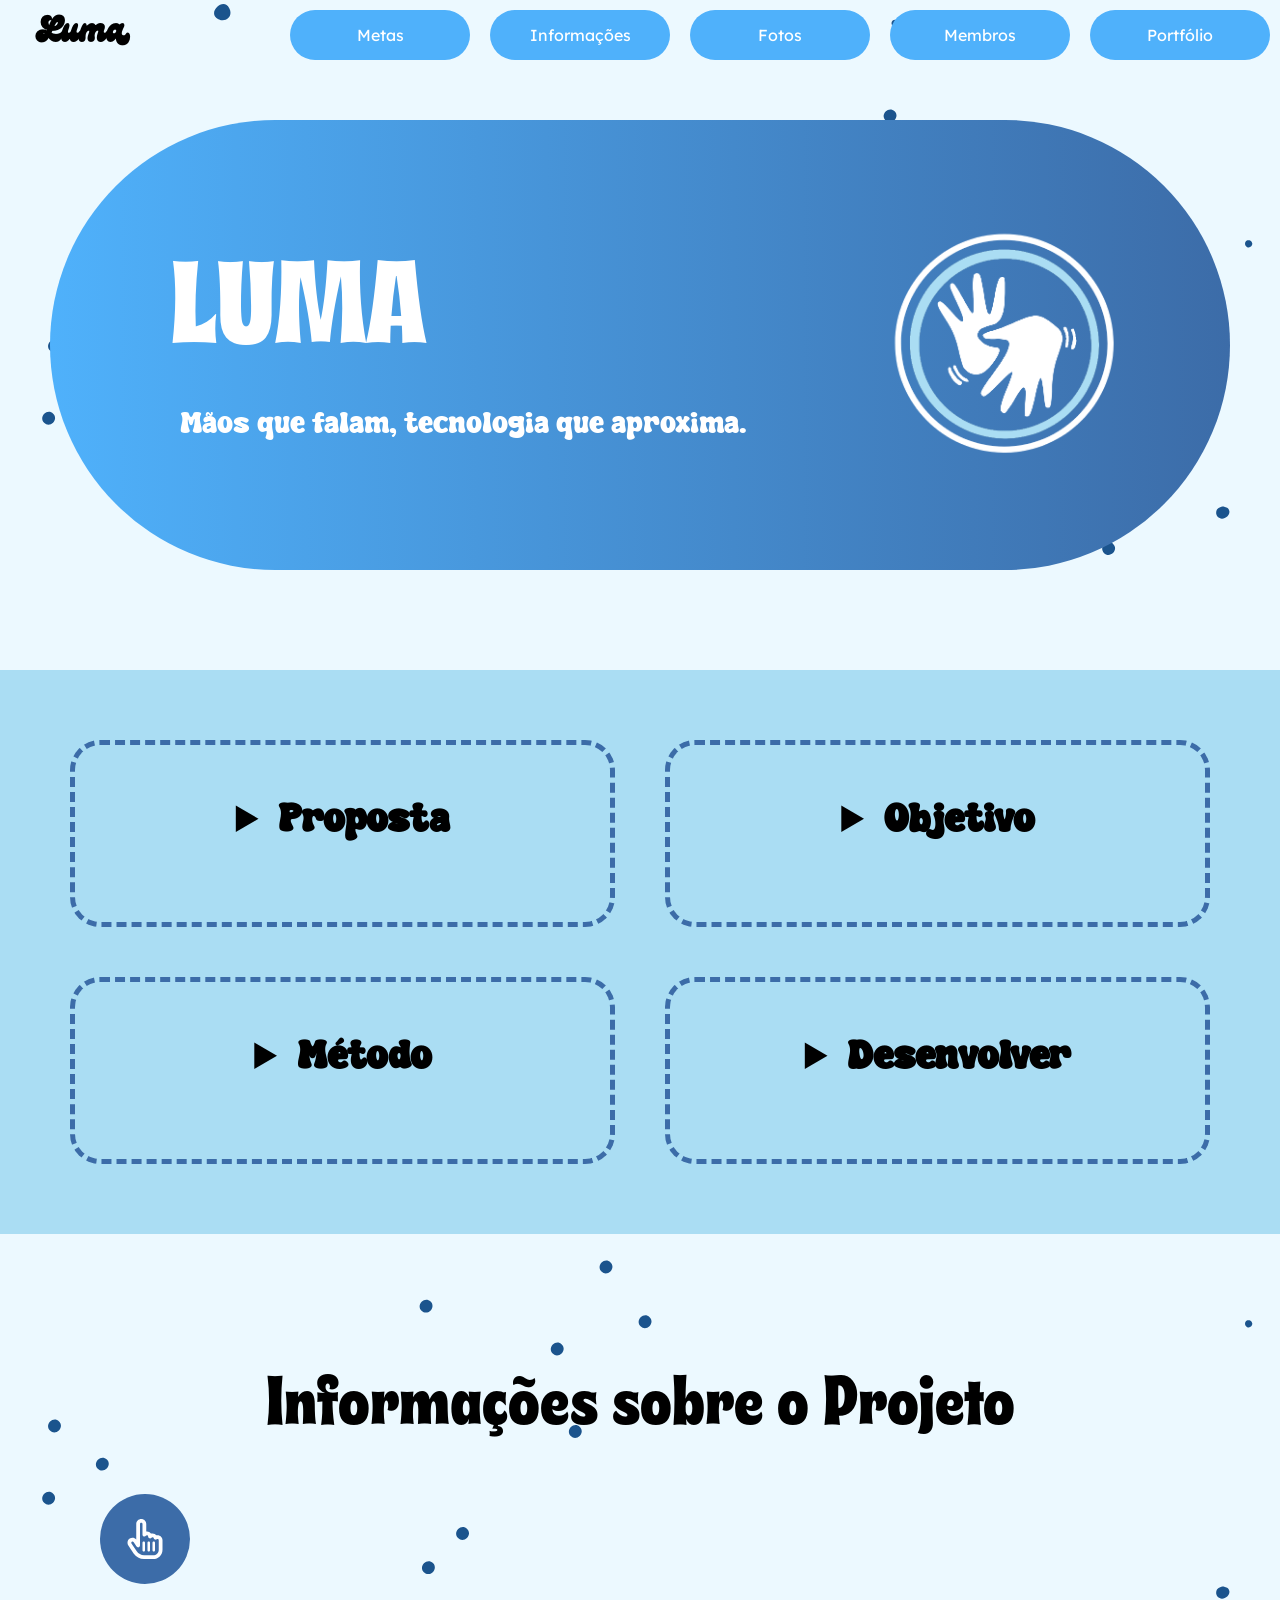
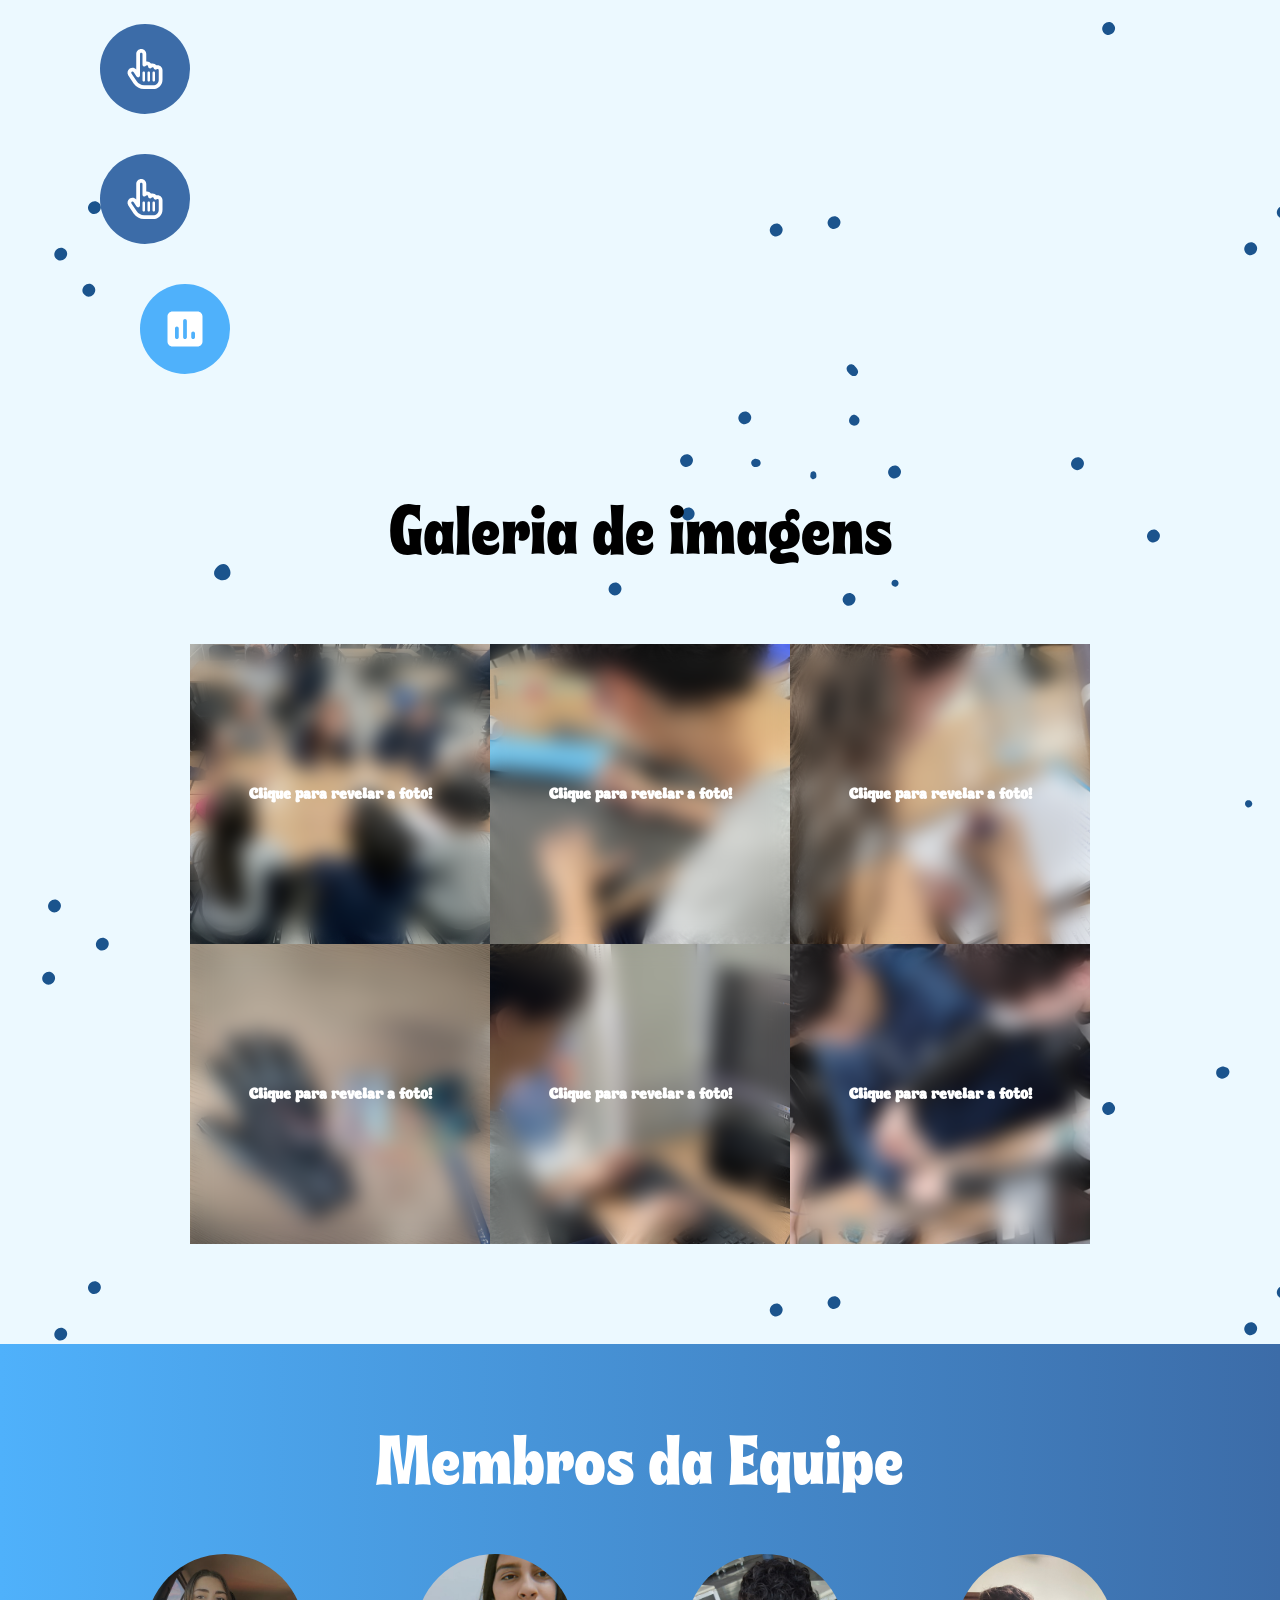
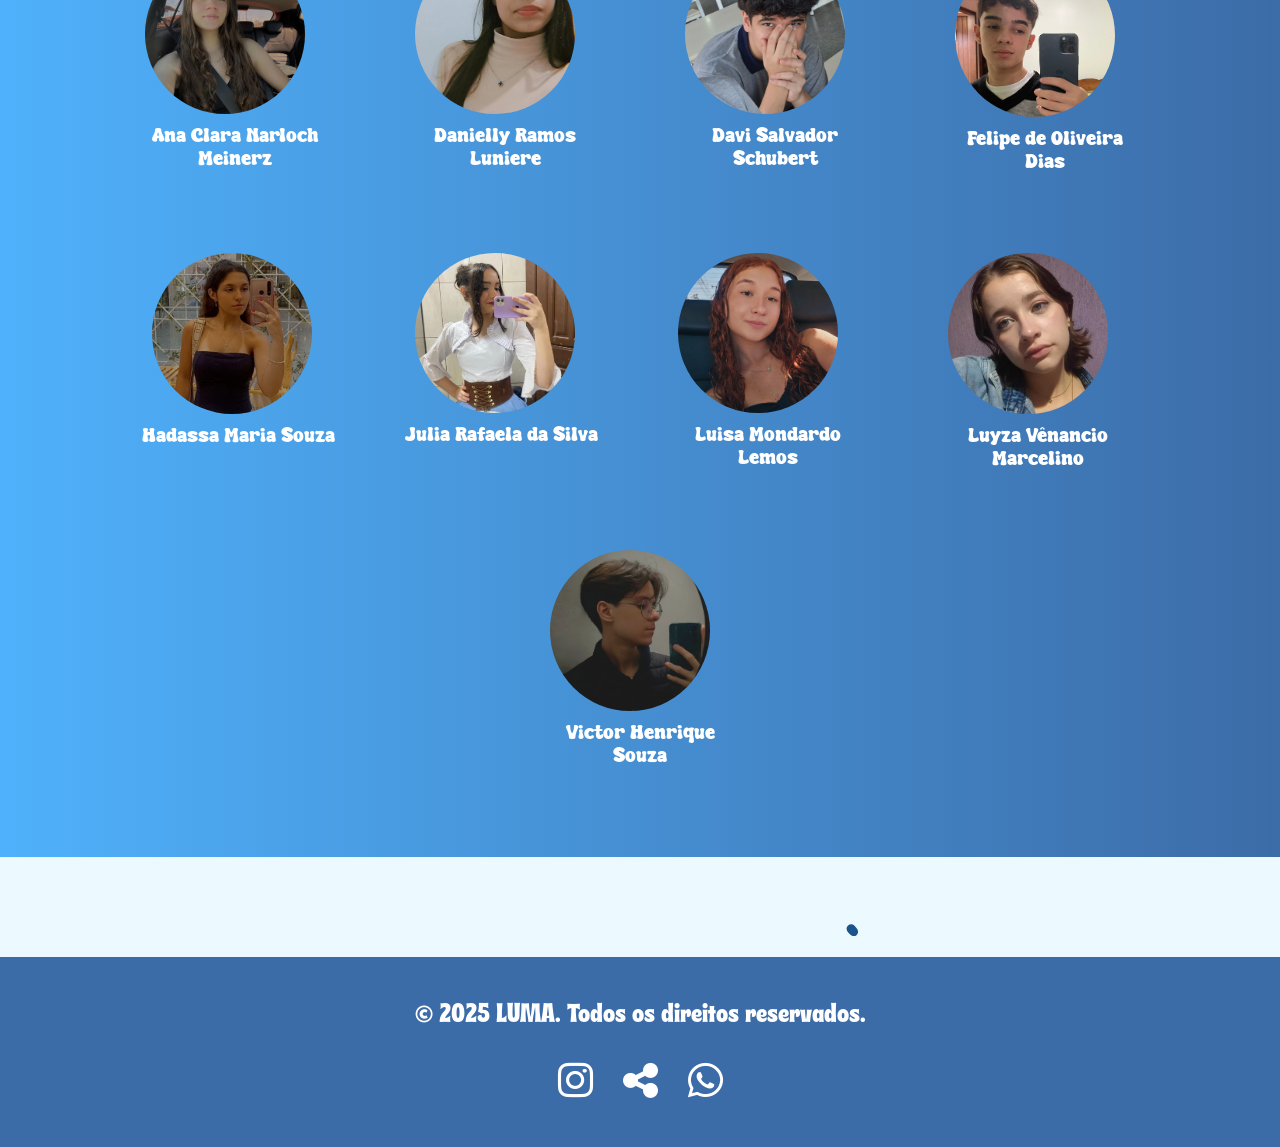
<file: index.html>
<!DOCTYPE html>
<html lang="pt-br">

<head>
    <meta charset="UTF-8">
    <meta name="viewport" content="width=device-width, initial-scale=1.0">
    <title>LUMA - Tradutor de Libras</title>
    <link rel="preconnect" href="https://fonts.googleapis.com">
    <link rel="preconnect" href="https://fonts.gstatic.com" crossorigin>
    <link href="https://fonts.googleapis.com/css2?family=Pixelify+Sans:wght@400..700&display=swap" rel="stylesheet">
    <link href="https://fonts.googleapis.com/css2?family=Asimovian&family=Bungee&family=Gravitas+One&family=Lexend:wght@100..900&
    family=Outfit:wght@100..900&family=Pixelify+Sans:wght@400..700&family=Roboto+Slab:wght@100..900&display=swap"
        rel="stylesheet">
    <link rel="stylesheet" href="https://cdnjs.cloudflare.com/ajax/libs/font-awesome/6.4.2/css/all.min.css">
    <link rel="icon" type="image/x-icon" href="images/logo.png">
    <link rel="stylesheet" href="style.css">
</head>

<body>
    <header>
        <label for="menu" class="icon">&#9776;</label>
        <input type="checkbox" id="menu">

        <p class="titulo">Luma</p>
        <div class="items">
            <a href="#meta" class="item">Metas</a>
            <a href="#info" class="item">Informações</a>
            <a href="#images" class="item">Fotos</a>
            <a href="#equipe" class="item">Membros</a>
            <a href="text/Portfólio LUMA.pdf" target="_blank" class="item">Portfólio</a>
        </div>
    </header>

    <section class="hero" id="hero">
        <div class="textbox">
            <div class="sla">
                <h1 class="sla2">LUMA</h1>
                <h3 class="sla3">Mãos que falam, tecnologia que aproxima.</h3>
            </div>
            <img src="images/logo2.png">
        </div>
    </section>

    <section class="meta" id="meta">
        <div class="metas">
            <details>
                <summary>Proposta</summary>
                <p>Criamos uma luva que traduz Libras em palavras para ajudar na comunicação entre surdos e ouvintes.
                    Com
                    tecnologia simples, queremos tornar a sociedade mais inclusiva, facilitando o diálogo na sociedade.
                    Mostramos que é possível criar soluções que fazem a diferença.
                </p>
            </details>

            <details>
                <summary>Objetivo</summary>
                <p>Com a LUMA, buscamos incentivar o aprendizado de Libras e aproximar diferentes formas de comunicação,
                    criando uma ponte entre pessoas surdas e ouvintes. Nosso objetivo é usar a tecnologia para tornar o
                    mundo mais acessível e inclusivo, unindo o conhecimento em eletrônica à vontade de desenvolver
                    soluções
                    que realmente transformem a vida das pessoas e promovam a compreensão mútua.
                </p>
            </details>

            <details>
                <summary>Método</summary>
                <p>A metodologia do projeto envolveu pesquisa sobre Libras e suas representações gestuais, seleção de
                    componentes eletrônicos, programação do sistema de reconhecimento de movimentos e testes iterativos
                    para ajustar a precisão e a usabilidade do dispositivo. Com isso, o LUMA demonstra como a tecnologia
                    pode aproximar pessoas, eliminar barreiras comunicativas e incentivar maior empatia e inclusão no
                    dia a dia.
                </p>
            </details>

            <details>
                <summary>Desenvolver</summary>
                <p>A LUMA foi criada utilizando uma placa Arduino, sensores flexíveis nos dedos e um módulo Bluetooth
                    que
                    envia os dados para um aplicativo.
                    Os sensores captam os movimentos e a curvatura das mãos, e o Arduino processa essas informações para
                    identificar cada gesto feito em Libras.
                    Depois, o módulo Bluetooth transmite os dados para o aplicativo, que faz a tradução automática para
                    texto ou áudio, tornando a comunicação acessível.
                </p>
            </details>
        </div>
    </section>

    <section class="info" id="info">
        <h1>Informações sobre o Projeto</h1>
        <div class="quadrados">
            <div class="quadrado">
                <div class="sla4">
                    <img src="images/cursor3.svg">
                    <h2>Libras</h2>
                </div>
                <p>A Língua Brasileira de Sinais (Libras) é reconhecida oficialmente no Brasil pela Lei nº 10.436/2002
                    e regulamentada pelo Decreto nº 5.626/2005 como o meio de comunicação e expressão da comunidade
                    surda. Segundo Quadros e Karnopp (2004), trata-se de uma língua natural, com gramática própria e
                    estrutura visual-espacial baseada em gestos, expressões faciais e uso do espaço. Diferente de
                    simples mímicas, a Libras possui todos os níveis linguísticos — fonologia, morfologia, sintaxe e
                    semântica — e é utilizada por mais de 10 milhões de brasileiros com algum grau de surdez, sendo
                    essencial para a inclusão e a cidadania.</p>
            </div>

            <div class="quadrado">
                <div class="sla4">
                    <img src="images/cursor3.svg">
                    <h2>Dados</h2>
                </div>
                <p>Ainda não existe um número exato e atualizado de quantas pessoas falam Libras no Brasil, mas
                    estimativas indicam que apenas cerca de 2,3 milhões de pessoas usam Libras como principal meio de
                    comunicação.
                    Segundo o IBGE, existem mais de 10,7 milhões de brasileiros com algum tipo de deficiência auditiva,
                    o que significa que a maioria das pessoas surdas não utiliza Libras.
                    Isso acontece porque muitos surdos não tiveram acesso à educação bilíngue e acabam se comunicando de
                    outras formas, como leitura labial ou fala oral.
                    Além disso, há apenas cerca de 20 mil intérpretes de Libras no país, um número ainda pequeno diante
                    da grande demanda.</p>
            </div>

            <div class="quadrado">
                <div class="sla4">
                    <img src="images/cursor3.svg">
                    <h2>Arduino</h2>
                </div>
                <p>O Arduino é uma plataforma de prototipagem eletrônica de código aberto composta por hardware e
                    software de fácil utilização. Segundo Banzi e Shiloh (2015), a plataforma foi projetada para
                    permitir que estudantes, professores e desenvolvedores criem projetos interativos por meio da
                    combinação de sensores, atuadores e um microcontrolador programável. Sua popularidade decorre da
                    versatilidade, do baixo custo e da ampla comunidade de suporte, o que o torna ideal para projetos
                    educacionais e assistivos.</p>
            </div>
        </div>

        <div class="grafico">
            <div class="sla4">
                <img src="images/grafico.svg">
                <h2>Gráfico</h2>
            </div>
            <div class="graficoimagem">
                <img src="images/ibge-libras-surdez.png">
            </div>
        </div>
    </section>

    <div class="conjunto" id="images">
        <h1>Galeria de imagens</h1>
        <div class="containerimagens">
            <div class="imagem" style="background-image: url('images/fotogrupo.png'); background-position: 70% 30%;">
                <p>Clique para revelar a foto!</p>
            </div>

            <div class="imagem" style="background-image: url('images/fotocartaz.png');">
                <p>Clique para revelar a foto!</p>
            </div>

            <div class="imagem" style="background-image: url('images/fotoroteiro.png'); background-position: 70% 30%;">
                <p>Clique para revelar a foto!</p>
            </div>

            <div class="imagem" style="background-image: url('images/fotoluva2.png');">
                <p>Clique para revelar a foto!</p>
            </div>

            <div class="imagem" style="background-image: url('images/fotosite.png'); background-position: 30% 70%;">
                <p>Clique para revelar a foto!</p>
            </div>

            <div class="imagem" style="background-image: url('images/fototrabalho.png'); background-position: 30% 70%;">
                <p>Clique para revelar a foto!</p>
            </div>
        </div>
    </div>

    <div class="equipe" id="equipe">
        <h1>Membros da Equipe</h1>
        <div class="members">
            <div class="member">
                <img src="fotosmembros/ana.png" class="foto">
                <p>Ana Clara Narloch Meinerz</p>
            </div>

            <div class="member">
                <img src="fotosmembros/dani.png" class="foto">
                <p>Danielly Ramos Luniere</p>
            </div>

            <div class="member">
                <img src="fotosmembros/davi.png" class="foto">
                <p>Davi Salvador Schubert</p>
            </div>

            <div class="member">
                <img src="fotosmembros/felipe.png" class="foto">
                <p>Felipe de Oliveira Dias</p>
            </div>

            <div class="member">
                <img src="fotosmembros/hadassa.png" class="foto">
                <p>Hadassa Maria Souza</p>
            </div>

            <div class="member">
                <img src="fotosmembros/julia.png" class="foto">
                <p>Julia Rafaela da Silva</p>
            </div>

            <div class="member">
                <img src="fotosmembros/luisa.png" class="foto">
                <p>Luisa Mondardo Lemos</p>
            </div>

            <div class="member">
                <img src="fotosmembros/luyza.png" class="foto">
                <p>Luyza Vênancio Marcelino</p>
            </div>

            <div class="member">
                <img src="fotosmembros/victor.png" class="foto">
                <p>Victor Henrique Souza</p>
            </div>
        </div>
    </div>

    <footer>
        <div class="containerfooter">
            <p><span>&copy;</span> 2025 LUMA. Todos os direitos reservados.</p>
            <div class="redesfooter">
                <a href="https://www.instagram.com/proj_luma/" target="_blank" aria-label="Instagram"><i
                        class="fab fa-instagram"></i></a>
                <a href="https://linktr.ee/BrownieCru_" target="_blank" aria-label="Links"><i
                        class="fa-solid fa-share-nodes"></i></a>
                <a href="https://wa.me/" target="_blank" aria-label="WhatsApp"><i class="fab fa-whatsapp"></i></a>
            </div>
        </div>
    </footer>

    <script src="script.js"></script>
</body>

</html>
</file>
<file: style.css>
* {
    margin: 0;
    padding: 0;
    font-family: 'Lexend';
    /* cor 1: #aaddf3 */
    /* cor 2: #ecf9ff */
    /* cor 3: #4fb1fb */
    /* cor 4: #1b548d */
    scroll-behavior: smooth;
}

@font-face {
    font-family: "Musubi-Black";
    src: url("fonts/musubi-black.otf") format("opentype");
    font-weight: normal;
    font-style: normal;
}

@font-face {
    font-family: "Genty";
    src: url("fonts/genty.otf") format("opentype");
    font-weight: normal;
    font-style: normal;
}

@font-face {
    font-family: "Aileron";
    src: url("fonts/aileron.otf") format("opentype");
    font-weight: normal;
    font-style: normal;
}

@font-face {
    font-family: "Junigarden Swash";
    src: url("fonts/junigarden_swash.otf") format("opentype");
    font-weight: normal;
    font-style: normal;
}

@font-face {
    font-family: "Biscuit Glitch";
    src: url("fonts/biscuit-glitch.ttf") format("opentype");
    font-weight: normal;
    font-style: normal;
}

@font-face {
    font-family: "Super Dream";
    src: url("fonts/super-trend.ttf") format("opentype");
    font-weight: normal;
    font-style: normal;
}

@font-face {
    font-family: "Super Dream";
    src: url("fonts/super-dream.ttf") format("opentype");
    font-weight: normal;
    font-style: normal;
}

body {
    background-color: #ecf9ff;
    background-image: url(images/fundo.png);
}

header {
    width: 100%;
    height: 70px;
    background-color: transparent;
    display: flex;
    justify-content: space-between;
    z-index: 50;
}

.titulo {
    padding: 0px 40px;
    margin: 0;
    display: flex;
    align-self: center;
    color: #000000;
    font-size: 35px;
    font-weight: bold;
    font-family: 'Genty';
}

.items {
    display: flex;
    align-items: center;
    gap: 20px;
    margin: 10px;
}

.item {
    min-width: 150px;
    color: #ffffff;
    background-color: #4fb1fb;
    cursor: pointer;
    padding: 15px;
    border-radius: 50px;
    text-align: center;
    margin: 0;
    text-decoration: none;
    transition: 0.5s ease;
    text-wrap: nowrap;
}

.item:hover {
    color: #fff;
    background-color: #3c6ca8;
    box-shadow: 0 0 10px #3c6ca8;
}

.icon {
    display: none;
    font-size: 30px;
}

input[type="checkbox"] {
    display: none;
}


@media (max-width: 1160px) {
    header {
        flex-direction: column;
        align-items: center;
        position: relative;
        /* necessário para posicionar o menu internamente */
        z-index: 10;
        margin: 0;
        background-color: #3c6ca8;
    }

    .items {
        position: absolute;
        top: 100%;
        left: 0;
        width: 100%;
        flex-direction: column;
        max-height: 0;
        overflow: hidden;
        transition: max-height 0.5s ease-in-out;
        z-index: 20;
        gap: 0;
        margin: 0;
        /* garante que fique acima da imagem */
    }

    #menu:checked~.items {
        max-height: 500px;
    }

    .item {
        width: 100%;
        padding: 23px;
        margin: 0;
        border-radius: 0;
        background-color: #d0f1ff;
        color: #000000;
        border-top: 1px solid #3c6ca8;
        text-align: center;
    }

    .item:hover {
        color: #fff;
        background-color: #4fb1fb;
    }

    .icon {
        display: block;
        position: absolute;
        top: 5px;
        right: 20px;
        font-size: 40px;
        color: #ffffff;
        cursor: pointer;
        z-index: 30;
        font-weight: bold;
    }

    .titulo {
        padding: 8px;
        display: flex;
        font-size: 35px;
        translate: 0px 5px;
        color: #fff;
    }
}

.hero {
    margin: 50px;
    border-radius: 400px;
    color: #fff;
    background: linear-gradient(to right, #4fb1fb, #3c6ca8);
    padding: 100px;
    margin-bottom: 100px;
    flex-wrap: wrap;
}

.textbox img {
    width: 500px;
}

.textbox {
    margin: 50px;
    display: flex;
    justify-content: space-between;
    align-items: center;
}

.textbox h1 {
    font-size: 100px;
    margin-bottom: 30px;
    margin: 20px;
    font-family: 'Musubi-Black';

}

.textbox h3 {
    font-weight: normal;
    font-size: 30px;
    margin: 30px;
    font-family: 'Super Dream';
}

.meta {
    background-color: #aaddf3;
    display: flex;
    margin-bottom: 30px;
    flex-wrap: wrap;
    text-align: center;
    padding: 70px;
    justify-content: space-between;
}

.metas {
    display: flex;
    flex-wrap: wrap;
    justify-content: center;
    gap: 50px;
    width: auto;
}

.metas details {
    flex: 2 2 40%;
    box-sizing: border-box;
}

details {
    border: 5px dashed #3c6ca8;
    border-radius: 30px;
    padding: 50px;
    width: 100%;
}

summary {
    font-size: 60px;
    margin-bottom: 30px;
    font-weight: bold;
    font-family: 'Super Dream';
}

details p {
    font-size: 23px;
}

.info {
    background-color: transparent;
    padding: 100px;
    padding-bottom: 10px;
    font-size: 23px;
    overflow: hidden;
    min-height: fit-content;
    flex-wrap: wrap;
}

.info h1 {
    font-size: 60px;
    color: #000000;
    margin-bottom: 50px;
    text-align: center;
    font-family: 'Musubi-Black';
}

.quadrados {
    display: flex;
    justify-content: center;
    flex-direction: row;
    gap: 40px;
}

.quadrado {
    background-color: #3c6ca8;
    padding: 20px;
    width: 50px;
    height: 50px;
    border-radius: 50px;
    color: #ffffff;
    transition: all 0.7s ease-in-out;
    position: relative;
    overflow: hidden;
}

.quadrado img, .grafico img {
    width: 50px;
    height: 50px;
    color: #fff;
}

.quadrado p {
    overflow: hidden;
    max-height: 0;
    transition: all 1s ease;
    translate: 0px 15px;
}

.grafico {
    margin: 40px;
    background-color: #4fb1fb;
    padding: 20px;
    display: flex;
    justify-self: center;
    flex-direction: column;
    width: 50px;
    height: 50px;
    border-radius: 50px;
    color: #ffffff;
    transition: all 0.7s ease-in-out;
    position: relative;
    overflow: hidden;
}

.graficoimagem img {
    margin-top: 20px;
    align-self: center;
    display: flex;
    justify-self: center;
    width: 100%;
    height: auto;
    max-width: 450px;
    border-radius: 20px;
}

.sla4 {
    display: flex;
    justify-content: space-between;
}

.sla4 h2 {
    font-family: 'Super Dream';
    font-size: 0;
    overflow: hidden;
    align-self: center;
}

.conjunto {
    margin: 0px 150px 100px 150px;
}

.conjunto h1 {
    font-size: 60px;
    margin: 70px;
    font-family: 'Musubi-Black';
}

.containerimagens {
    display: flex;
    flex-wrap: wrap;
    justify-content: center;
    margin: 10px;
    overflow: hidden;
}

.imagem {
    width: 400px;
    height: 400px;
    background-clip: cover;
    font-weight: bold;
    font-size: 20px;
    color: #fff;
    background-size: cover;
    background-position: center;
    background-repeat: no-repeat;
    min-width: fit-content;
}

.imagem p {
    transition: all 0.5s ease;
    backdrop-filter: blur(10px);
    width: 400px;
    height: 400px;
    display: flex;
    justify-content: center;
    align-items: center;
    font-family: 'Super Dream';
}

.imagem p:hover {
    font-size: 22px;
}

.equipe {
    background: linear-gradient(to right, #4fb1fb, #3c6ca8);
    padding: 50px;
    justify-self: center;
    color: #ffffff;
    margin-bottom: 100px;
}

.equipe h1 {
    font-size: 60px;
    margin: 50px;
    margin-left: 140px;
    margin-bottom: 80px;
    font-family: 'Musubi-Black';
}

.members {
    height: fit-content;
    display: flex;
    justify-content: center;
    flex-wrap: wrap;
    gap: 70px;
    margin: 40px;
}

.member {
    justify-items: center;
    font-size: 20px;
    transition: transform 0.5s;
}

.member:hover {
    transform: scale(1.05);
}

.member p {
    max-width: 200px;
    text-align: center;
    font-family: 'Super Dream';
}

.foto {
    display: flex;
    border-radius: 100%;
    width: 160px;
    margin: 10px;
    justify-self: center;
}

.member:hover>.foto {
    outline: 5px solid #aaddf3;
    /* outline-offset: 5px; afasta um pouco da imagem */
    box-shadow: 0 0px 50px #aaddf3;
}

footer {
    width: 100%;
    height: 190px;
    background-color: #3c6ca8;
    font-weight: bold;
    color: #fff;
    font-size: 18px;
    display: flex;
    align-items: center;
    justify-content: center;
    text-align: center;
}

footer p {
    font-size: 23px;
    margin-bottom: 25px;
    font-family: 'Musubi-Black';
}

.containerfooter {
    width: 100%;
    display: flex;
    flex-direction: column;
    align-items: center;
    justify-content: center;
}

.redesfooter {
    display: flex;
    gap: 30px;
    justify-content: center;
}

.redesfooter a {
    color: #fff;
    font-size: 40px;
    transition: color 0.2s, scale 0.2s;
}

.redesfooter a:hover {
    color: #aaddf3;
    scale: 115%;
}

@media (max-width: 1750px) {
    .info p {
        font-size: 19px;
    }
}

@media (max-width: 1440px) {
    .info p {
        font-size: 18px;
    }

    summary {
        font-size: 50px;
    }
}

@media (max-width: 1280px) {
    .info p {
        font-size: 17px;
    }

    .textbox img {
        width: 300px;
    }

    summary {
        font-size: 40px;
    }

    .info p {
        font-size: 15px;
    }

    .textbox img {
        width: 250px;
    }

    .hero {
        padding: 50px;
    }

    .conjunto h1 {
        text-align: center;
    }

    .equipe h1 {
        text-align: center;
        margin: 30px;
    }

    .imagem {
        width: 300px;
        height: 300px;
    }

    .imagem p {
        width: 300px;
        height: 300px;
        font-size: 15px;
    }

    .imagem p:hover {
        font-size: 18px;
    }

    .quadrados {
        flex-direction: column;
        justify-self: center;
    }

    .quadrado {
        display: flex;
        flex-direction: column;
        justify-self: center;
    }

    .info p {
        font-size: 22px;
    }

    .textbox img {
        width: 250px;
    }
}

@media (max-width: 1010px) {
    .hero {
        padding: 50px;
    }

    .textbox img {
        width: 200px;
    }

    .textbox h1 {
        font-size: 80px;
    }

    .textbox h3 {
        font-size: 20px;
    }
}

@media (max-width: 768px) {
    .textbox h1 {
        font-size: 65px;
    }

    .sla {
        justify-content: space-evenly;
    }

    .conjunto {
        margin: 0;
        margin-bottom: 70px;
    }

    summary {
        font-size: 40px;
    }
}

@media (max-width: 680px) {
    .meta {
        padding: 50px;
    }

    details p {
        font-size: 18px;
    }

    .conjunto h1 {
        font-size: 45px;
        margin: 30px;
        margin-top: -30px;
    }

    .equipe h1 {
        font-size: 45px;
    }

    .textbox h1 {
        font-size: 40px;
    }

    .textbox h3 {
        font-size: 18px;
        margin: 20px;
    }

    .textbox img {
        width: 150px;
    }

    .hero {
        padding: 20px;
    }

    .quadrado, .grafico {
        scale: 90%;
    }

    .info {
        padding: 50px;
    }

    .containerfooter {
        scale: 90%;
    }
}

@media (max-width: 600px) {
    .hero {
        padding: 10px;
        margin: 40px;
    }

    .textbox img {
        width: 100px;
    }


}

@media (max-width: 500px) {
    summary {
        font-size: 32px;
    }

    .info h1 {
        font-size: 38px;
        margin-bottom: 0px;
    }

    .conjunto h1 {
        font-size: 38px;
        margin: 30px;
    }

    .equipe h1 {
        font-size: 38px;
    }

    .quadrados {
        gap: 0;
    }

    .grafico {
        margin: 0px;
    }

    .hero {
        padding: 10px;
        margin: 20px;
        margin-top: 80px;
        margin-bottom: 80px;
    }

    .textbox img {
        width: 75px;
    }

    .textbox h1 {
        font-size: 38px;
        width: fit-content;
    }

    .textbox h3 {
        font-size: 13px;
        width: fit-content;
    }

    .textbox {
        margin: 20px;
    }

    .meta {
        padding: 40px;
    }

    .members {
        margin: 0px;
        margin-bottom: 40px;
    }

    .quadrados {
        margin: 20px;
    }

    .quadrado {
        max-width: 330px;
    }

    .grafico {
        max-width: 330px;
        max-height: 330px;
    }

    .quadrado p {
        font-size: 20px;
    }

    .info {
        padding: 20px;
    }

}

@media (max-width: 425px) {
    .info h1 {
        margin: 40px;
    }

    .textbox {
        justify-self: center;
    }

    .sla2,
    .sla3 {
        display: block;
        justify-self: center;
        text-align: center;
    }

    summary {
        font-size: 29px;
    }

    details p {
        font-size: 13px;
    }

    .containerfooter {
        scale: 80%;
    }

    .quadrado {
        max-width: 280px;
    }

    .quadrado p {
        font-size: 18px;
    }

    .textbox img {
        display: none;
    }

    .titulo {
        translate: 0px 7px;
        align-self: center;
        font-size: 0px;
        background-image: url(images/logo2.png);
        width: 40px;
        height: 40px;
        background-size: contain;
        background-repeat: no-repeat;
    }

    .equipe {
        padding: 20px;
    }

    .hero {
        margin: 20px;
        margin-top: 80px;
        margin-bottom: 80px;
    }

    .textbox h3 {
        font-size: 15px;
    }

    .grafico {
        max-width: 250px;
        max-height: 270px;
    }
}

@media (max-width: 375px) {
    .quadrado {
        max-width: 250px;
        max-height: 550px;
    }

    .quadrado p {
        font-size: 16px;
    }

    details {
        padding: 35px;
    }

}
</file>
